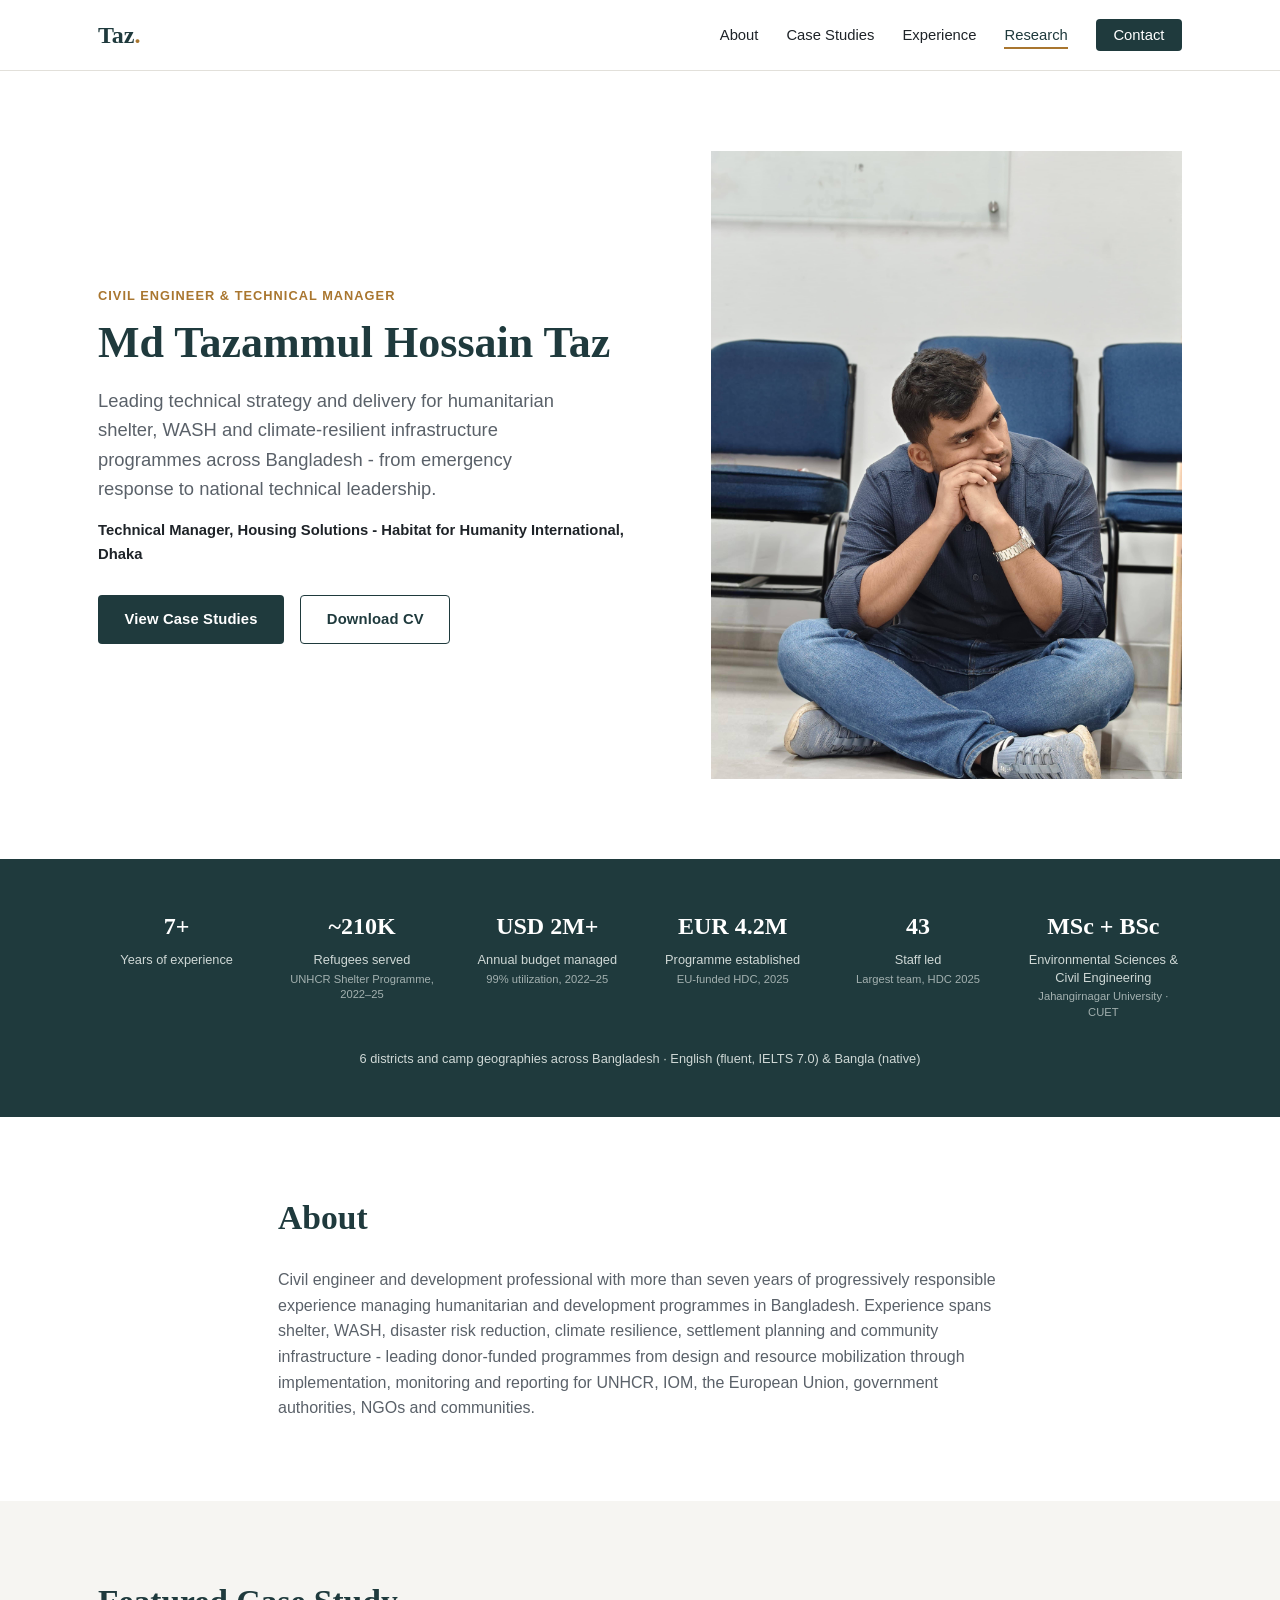
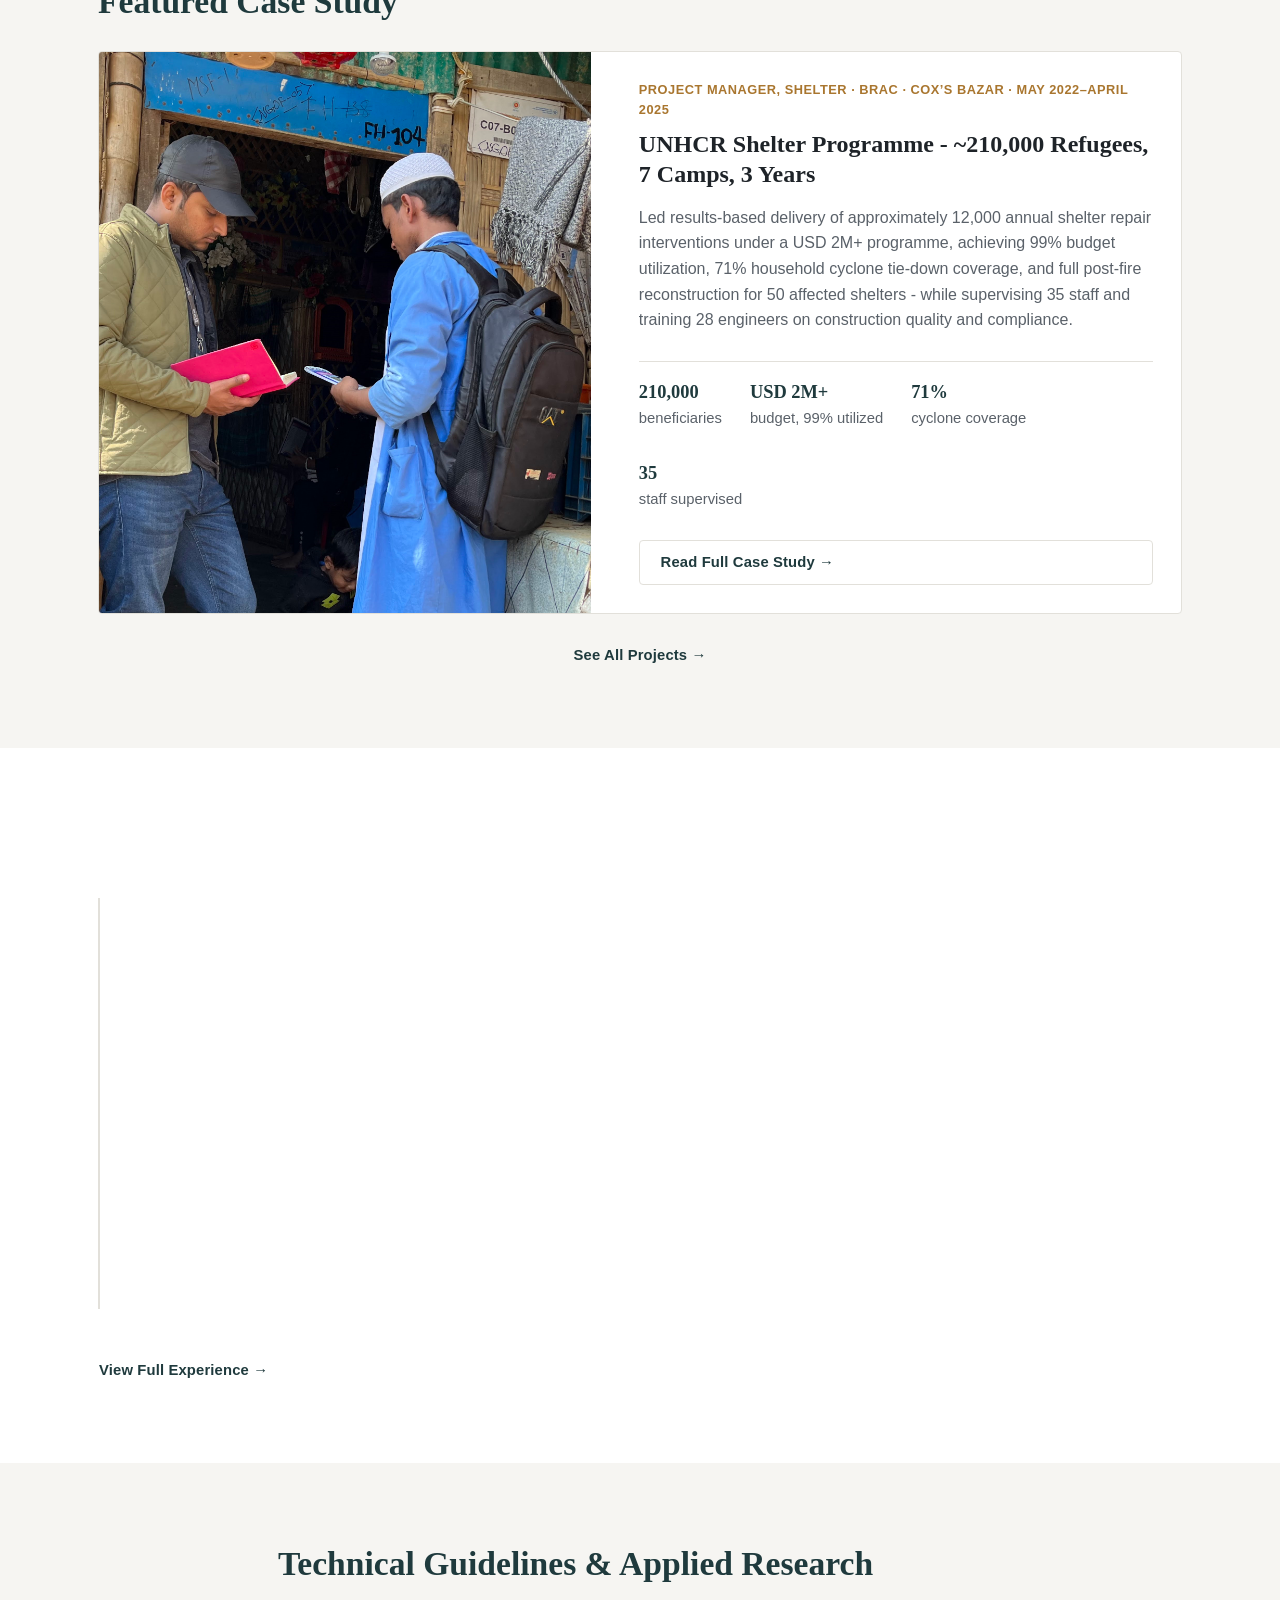
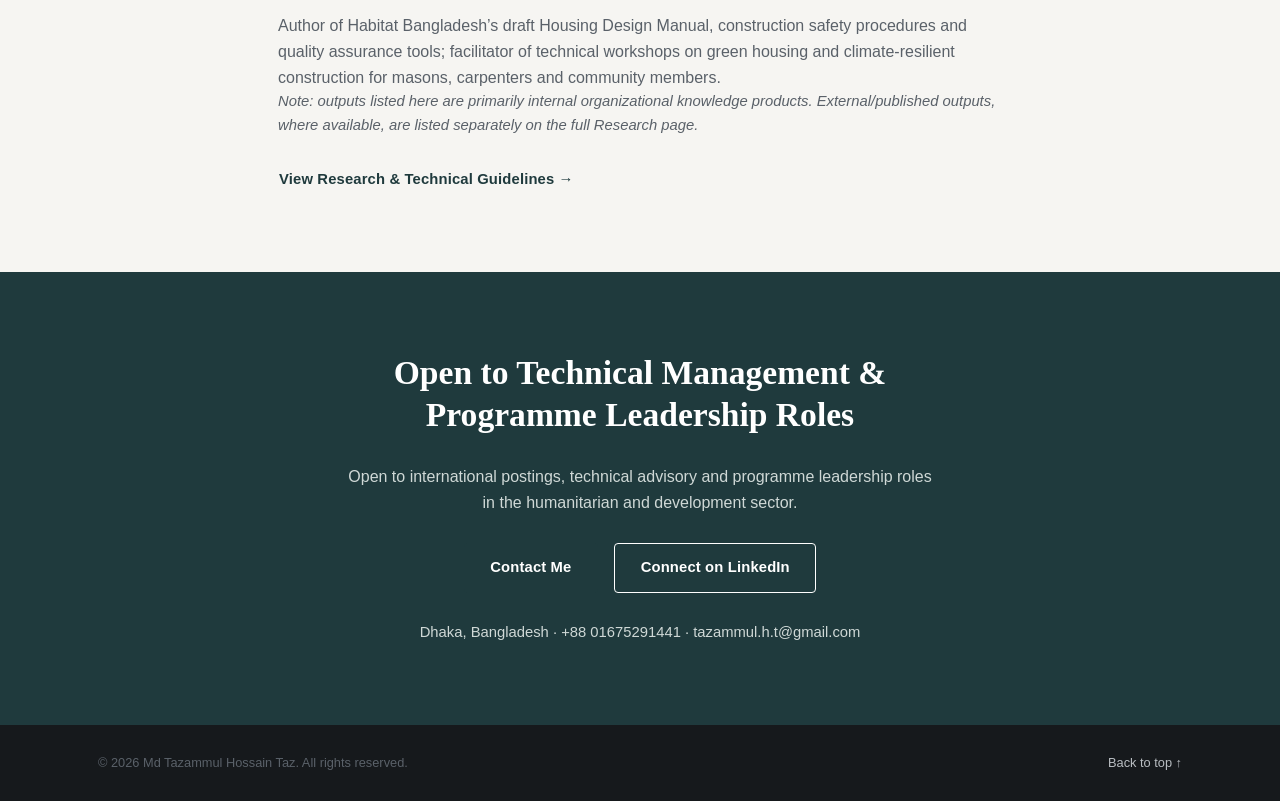
<file: index.html>
<!DOCTYPE html>
<html lang="en">
<head>
  <meta charset="UTF-8">
  <meta name="viewport" content="width=device-width, initial-scale=1.0">
  <title>Md Tazammul Hossain Taz | Civil Engineer &amp; Technical Manager - Humanitarian Shelter &amp; WASH</title>
  <meta name="description" content="Civil engineer and technical manager with 7+ years leading donor-funded shelter, WASH, climate resilience and community infrastructure programmes across Bangladesh.">
  <meta name="author" content="Md Tazammul Hossain Taz">

  <!-- Open Graph / social preview -->
  <meta property="og:title" content="Md Tazammul Hossain Taz | Technical Manager, Humanitarian Shelter &amp; WASH">
  <meta property="og:description" content="7+ years leading donor-funded shelter, WASH and climate resilience programmes across Bangladesh.">
  <meta property="og:type" content="website">

  <link rel="stylesheet" href="style.css">
</head>
<body>

  <!-- ================= HEADER / NAV ================= -->
  <header class="site-header">
    <div class="container header-inner">
      <a href="#top" class="logo">Taz<span>.</span></a>

      <button class="nav-toggle" id="navToggle" aria-label="Toggle navigation menu" aria-expanded="false" aria-controls="primaryNav">
        <span class="nav-toggle-bar"></span>
        <span class="nav-toggle-bar"></span>
        <span class="nav-toggle-bar"></span>
      </button>

      <nav id="primaryNav" class="primary-nav" aria-label="Primary">
        <ul>
          <li><a href="#about">About</a></li>
          <li><a href="#case-studies">Case Studies</a></li>
          <li><a href="#experience">Experience</a></li>
          <li><a href="#research">Research</a></li>
          <li><a href="#contact" class="nav-cta">Contact</a></li>
        </ul>
      </nav>
    </div>
  </header>

  <main id="top">

    <!-- ================= HERO ================= -->
    <section class="hero" id="hero">
      <div class="container hero-inner">
        <div class="hero-text fade-in">
          <p class="eyebrow">Civil Engineer &amp; Technical Manager</p>
          <h1>Md Tazammul Hossain Taz</h1>
          <p class="hero-subhead">
            Leading technical strategy and delivery for humanitarian shelter, WASH and
            climate-resilient infrastructure programmes across Bangladesh - from emergency
            response to national technical leadership.
          </p>
          <p class="hero-role">Technical Manager, Housing Solutions - Habitat for Humanity International, Dhaka</p>

          <div class="hero-ctas">
            <a href="#case-studies" class="btn btn-primary">View Case Studies</a>
            <!-- UPDATE: link this to your actual CV file once uploaded, e.g. href="assets/Taz_CV.pdf" -->
            <a href="documents/cv.pdf" class="btn btn-secondary" download>Download CV</a>
          </div>
        </div>

        <div class="hero-media fade-in">
          <!-- UPDATE: Replace with a real field/site photo (inspection, training, or community engagement).
               Recommended size: 800x1000px, JPG. This is the single highest-impact image on the page. -->
          <img src="images/hero-photo.jpg" alt="Md Tazammul Hossain Taz on-site during a technical field visit">
        </div>
      </div>
    </section>

    <!-- ================= SCALE OF AUTHORITY STRIP ================= -->
    <section class="stats-strip" aria-label="Career scale and scope">
      <div class="container">
        <ul class="stats-grid">
          <li class="fade-in">
            <span class="stat-number">7+</span>
            <span class="stat-label">Years of experience</span>
          </li>
          <li class="fade-in">
            <span class="stat-number">~210K</span>
            <span class="stat-label">Refugees served<br><small>UNHCR Shelter Programme, 2022&ndash;25</small></span>
          </li>
          <li class="fade-in">
            <span class="stat-number">USD 2M+</span>
            <span class="stat-label">Annual budget managed<br><small>99% utilization, 2022&ndash;25</small></span>
          </li>
          <li class="fade-in">
            <span class="stat-number">EUR 4.2M</span>
            <span class="stat-label">Programme established<br><small>EU-funded HDC, 2025</small></span>
          </li>
          <li class="fade-in">
            <span class="stat-number">43</span>
            <span class="stat-label">Staff led<br><small>Largest team, HDC 2025</small></span>
          </li>
          <li class="fade-in">
  <span class="stat-number">MSc + BSc</span>
  <span class="stat-label">Environmental Sciences &amp; Civil Engineering<br><small>Jahangirnagar University &middot; CUET</small></span>
</li>
        </ul>
        <p class="stats-footnote">6 districts and camp geographies across Bangladesh &middot; English (fluent, IELTS 7.0) &amp; Bangla (native)</p>
      </div>
    </section>

    <!-- ================= ABOUT (brief, links to full page in real build) ================= -->
    <section class="about-brief" id="about">
      <div class="container">
        <h2 class="fade-in">About</h2>
        <p class="fade-in">
          Civil engineer and development professional with more than seven years of progressively
          responsible experience managing humanitarian and development programmes in Bangladesh.
          Experience spans shelter, WASH, disaster risk reduction, climate resilience, settlement
          planning and community infrastructure - leading donor-funded programmes from design and
          resource mobilization through implementation, monitoring and reporting for UNHCR, IOM,
          the European Union, government authorities, NGOs and communities.
        </p>
      </div>
    </section>

    <!-- ================= FLAGSHIP CASE STUDY ================= -->
    <section class="case-study-feature" id="case-studies">
      <div class="container">
        <h2 class="fade-in">Featured Case Study</h2>

        <article class="case-card fade-in">
          <div class="case-card-media">
            <!-- UPDATE: Replace with a real photo from the UNHCR Shelter Programme
                 (construction, repair, or camp context). Recommended size: 1000x700px, JPG. -->
            <img src="images/case-study-photo.jpg" alt="Shelter construction under the UNHCR programme, Cox's Bazar" class="case-image">
          </div>

          <div class="case-card-content">
            <p class="case-meta">Project Manager, Shelter &middot; BRAC &middot; Cox&rsquo;s Bazar &middot; May 2022&ndash;April 2025</p>
            <h3>UNHCR Shelter Programme - ~210,000 Refugees, 7 Camps, 3 Years</h3>
            <p>
              Led results-based delivery of approximately 12,000 annual shelter repair interventions
              under a USD 2M+ programme, achieving 99% budget utilization, 71% household cyclone
              tie-down coverage, and full post-fire reconstruction for 50 affected shelters - while
              supervising 35 staff and training 28 engineers on construction quality and compliance.
            </p>

            <ul class="case-metrics">
              <li><strong>210,000</strong> beneficiaries</li>
              <li><strong>USD 2M+</strong> budget, 99% utilized</li>
              <li><strong>71%</strong> cyclone coverage</li>
              <li><strong>35</strong> staff supervised</li>
            </ul>

            <!-- UPDATE: This links to a full case-study page/section once the detailed write-up
                 (Context, Decisions & Trade-offs, Outcomes) is drafted. Currently anchors back to this section. -->
            <a href="#case-studies" class="btn btn-outline">Read Full Case Study &rarr;</a>
          </div>
        </article>

        <div class="case-more">
          <a href="#case-studies" class="btn btn-text">See All Projects &rarr;</a>
        </div>
      </div>
    </section>

    <!-- ================= EXPERIENCE SNAPSHOT ================= -->
    <section class="experience-snapshot" id="experience">
      <div class="container">
        <h2 class="fade-in">Career Trajectory</h2>

        <ol class="timeline">
          <li class="fade-in">
            <span class="timeline-date">2026&ndash;Present</span>
            <span class="timeline-role">Technical Manager, Housing Solutions</span>
            <span class="timeline-org">Habitat for Humanity International, Dhaka</span>
          </li>
          <li class="fade-in">
            <span class="timeline-date">2025</span>
            <span class="timeline-role">Project Manager, Humanitarian-Development Co-existence (HDC)</span>
            <span class="timeline-org">BRAC, Cox&rsquo;s Bazar &middot; EUR 4.2M EU-funded</span>
          </li>
          <li class="fade-in">
            <span class="timeline-date">2022&ndash;2025</span>
            <span class="timeline-role">Project Manager, Shelter</span>
            <span class="timeline-org">BRAC, Cox&rsquo;s Bazar &middot; UNHCR-funded</span>
          </li>
          <li class="fade-in">
            <span class="timeline-date">2019&ndash;2022</span>
            <span class="timeline-role">Senior Sector Specialist, WASH</span>
            <span class="timeline-org">BRAC, Dhaka &middot; 4 districts</span>
          </li>
          <li class="fade-in">
            <span class="timeline-date">2017&ndash;2019</span>
            <span class="timeline-role">Project Engineer, WASH</span>
            <span class="timeline-org">BRAC, Cox&rsquo;s Bazar &middot; IOM/DFAT-funded</span>
          </li>
        </ol>

        <a href="experience.html" class="btn btn-text">View Full Experience &rarr;</a>
      </div>
    </section>

    <!-- ================= RESEARCH / TECHNICAL GUIDELINES TEASER ================= -->
    <section class="research-teaser" id="research">
      <div class="container">
        <h2 class="fade-in">Technical Guidelines &amp; Applied Research</h2>
        <p class="fade-in">
          Author of Habitat Bangladesh&rsquo;s draft Housing Design Manual, construction safety
          procedures and quality assurance tools; facilitator of technical workshops on green
          housing and climate-resilient construction for masons, carpenters and community members.
        </p>
        <p class="research-note fade-in">
          <em>Note: outputs listed here are primarily internal organizational knowledge products.
          External/published outputs, where available, are listed separately on the full Research page.</em>
        </p>
        <a href="#research" class="btn btn-text">View Research &amp; Technical Guidelines &rarr;</a>
      </div>
    </section>

    <!-- ================= CONTACT ================= -->
    <section class="contact-band" id="contact">
      <div class="container contact-inner">
        <h2 class="fade-in">Open to Technical Management &amp; Programme Leadership Roles</h2>
        <!-- UPDATE: Replace with your real availability statement - e.g. relocation, remote consulting,
             or Bangladesh-based UN/INGO roles specifically. One sentence. -->
        <p class="fade-in">Open to international postings, technical advisory and programme leadership roles in the humanitarian and development sector.</p>

        <div class="contact-ctas fade-in">
          <a href="mailto:tazammul.h.t@gmail.com" class="btn btn-primary">Contact Me</a>
          <a href="https://linkedin.com/in/Tazammul" class="btn btn-secondary" target="_blank" rel="noopener noreferrer">Connect on LinkedIn</a>
        </div>

        <p class="contact-details fade-in">
          Dhaka, Bangladesh &middot; +88 01675291441 &middot; tazammul.h.t@gmail.com
        </p>
      </div>
    </section>

  </main>

  <!-- ================= FOOTER ================= -->
  <footer class="site-footer">
    <div class="container footer-inner">
      <p>&copy; <span id="year"></span> Md Tazammul Hossain Taz. All rights reserved.</p>
      <a href="#top" class="back-to-top">Back to top &uarr;</a>
    </div>
  </footer>

  <script src="script.js"></script>
</body>
</html>
</file>
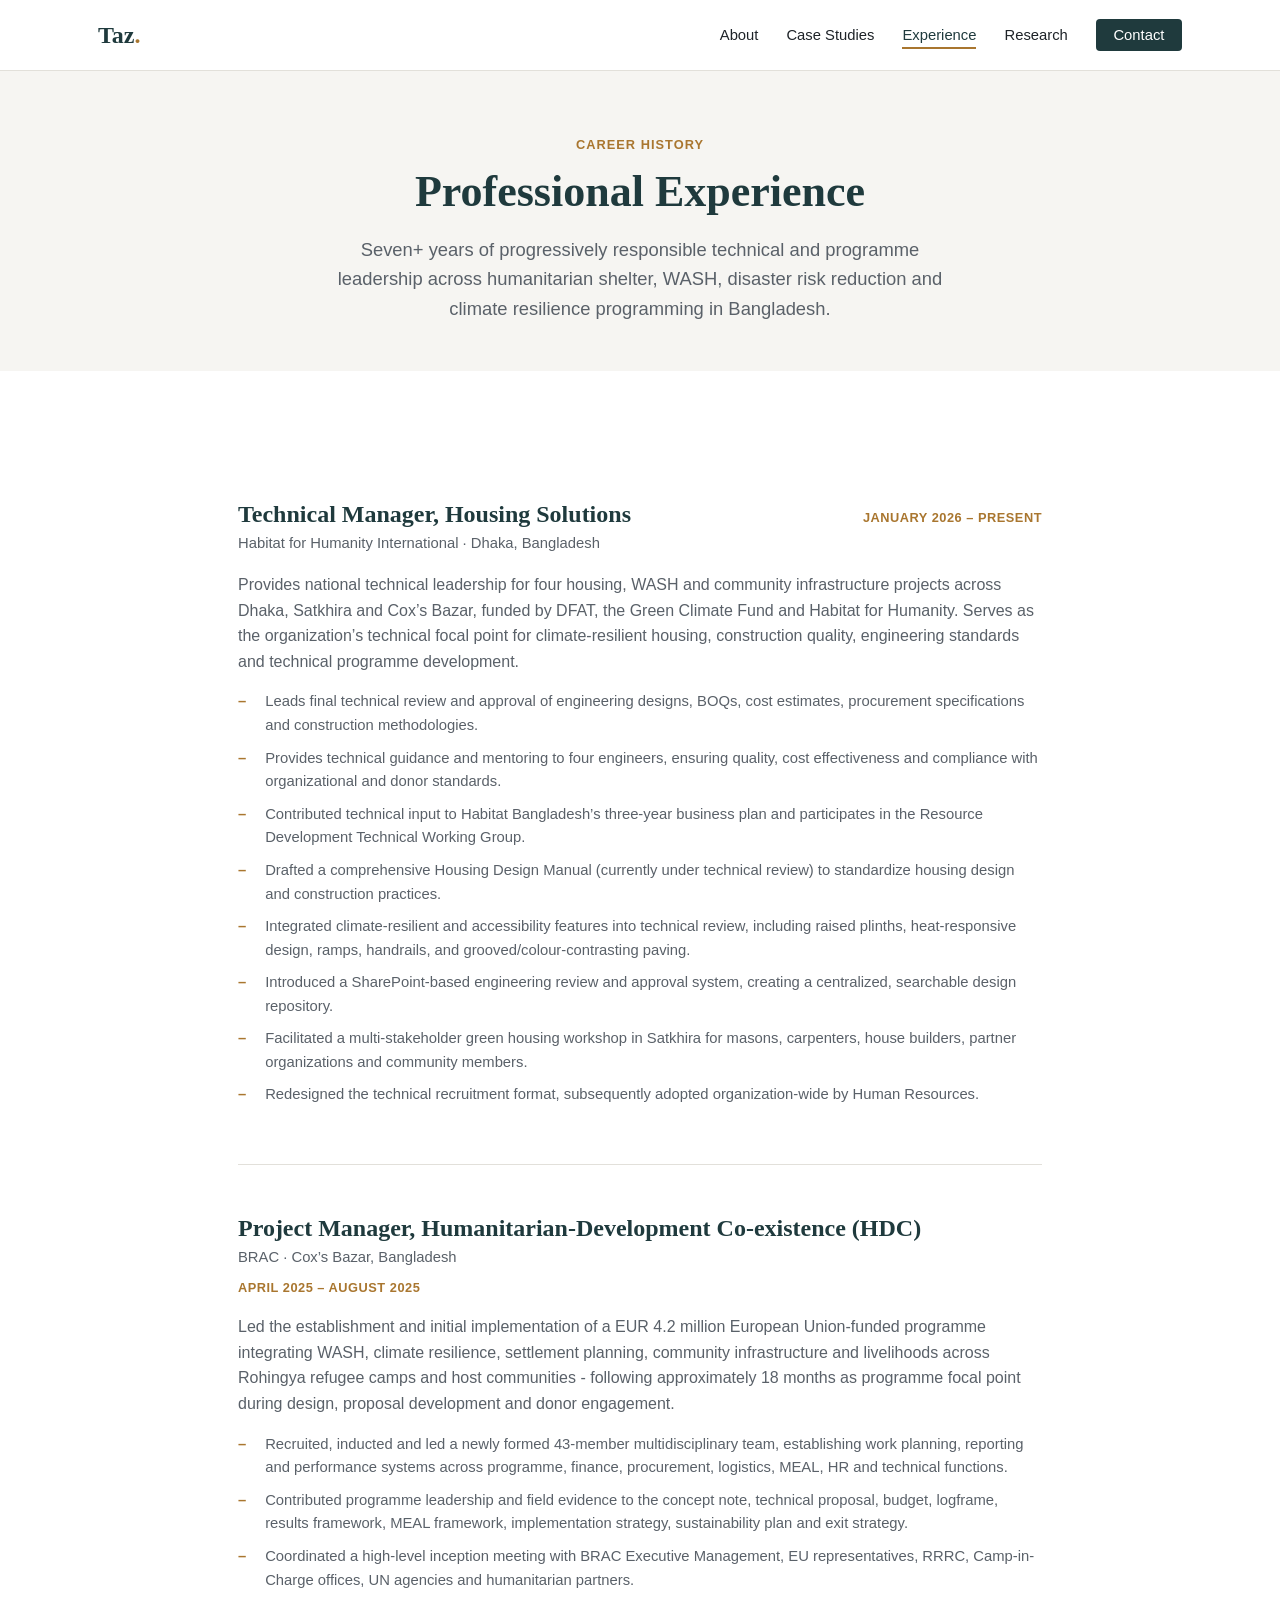
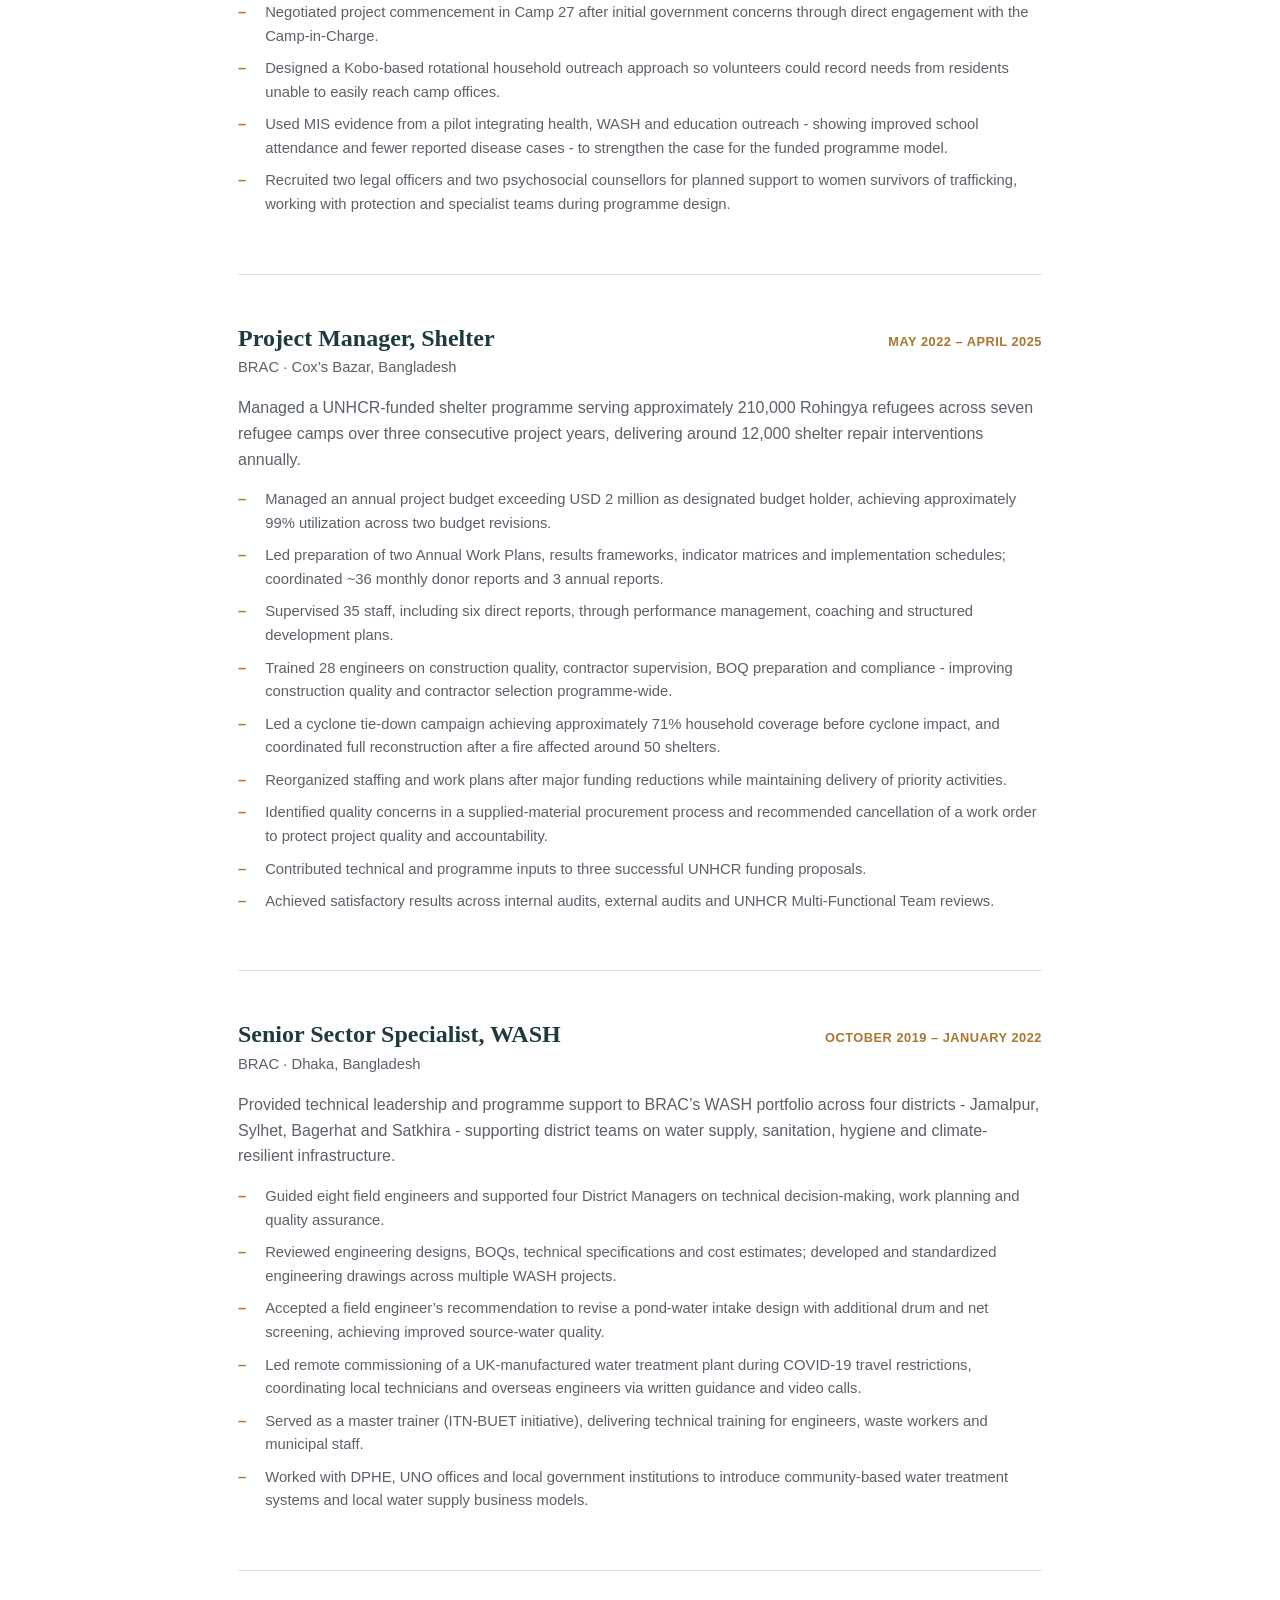
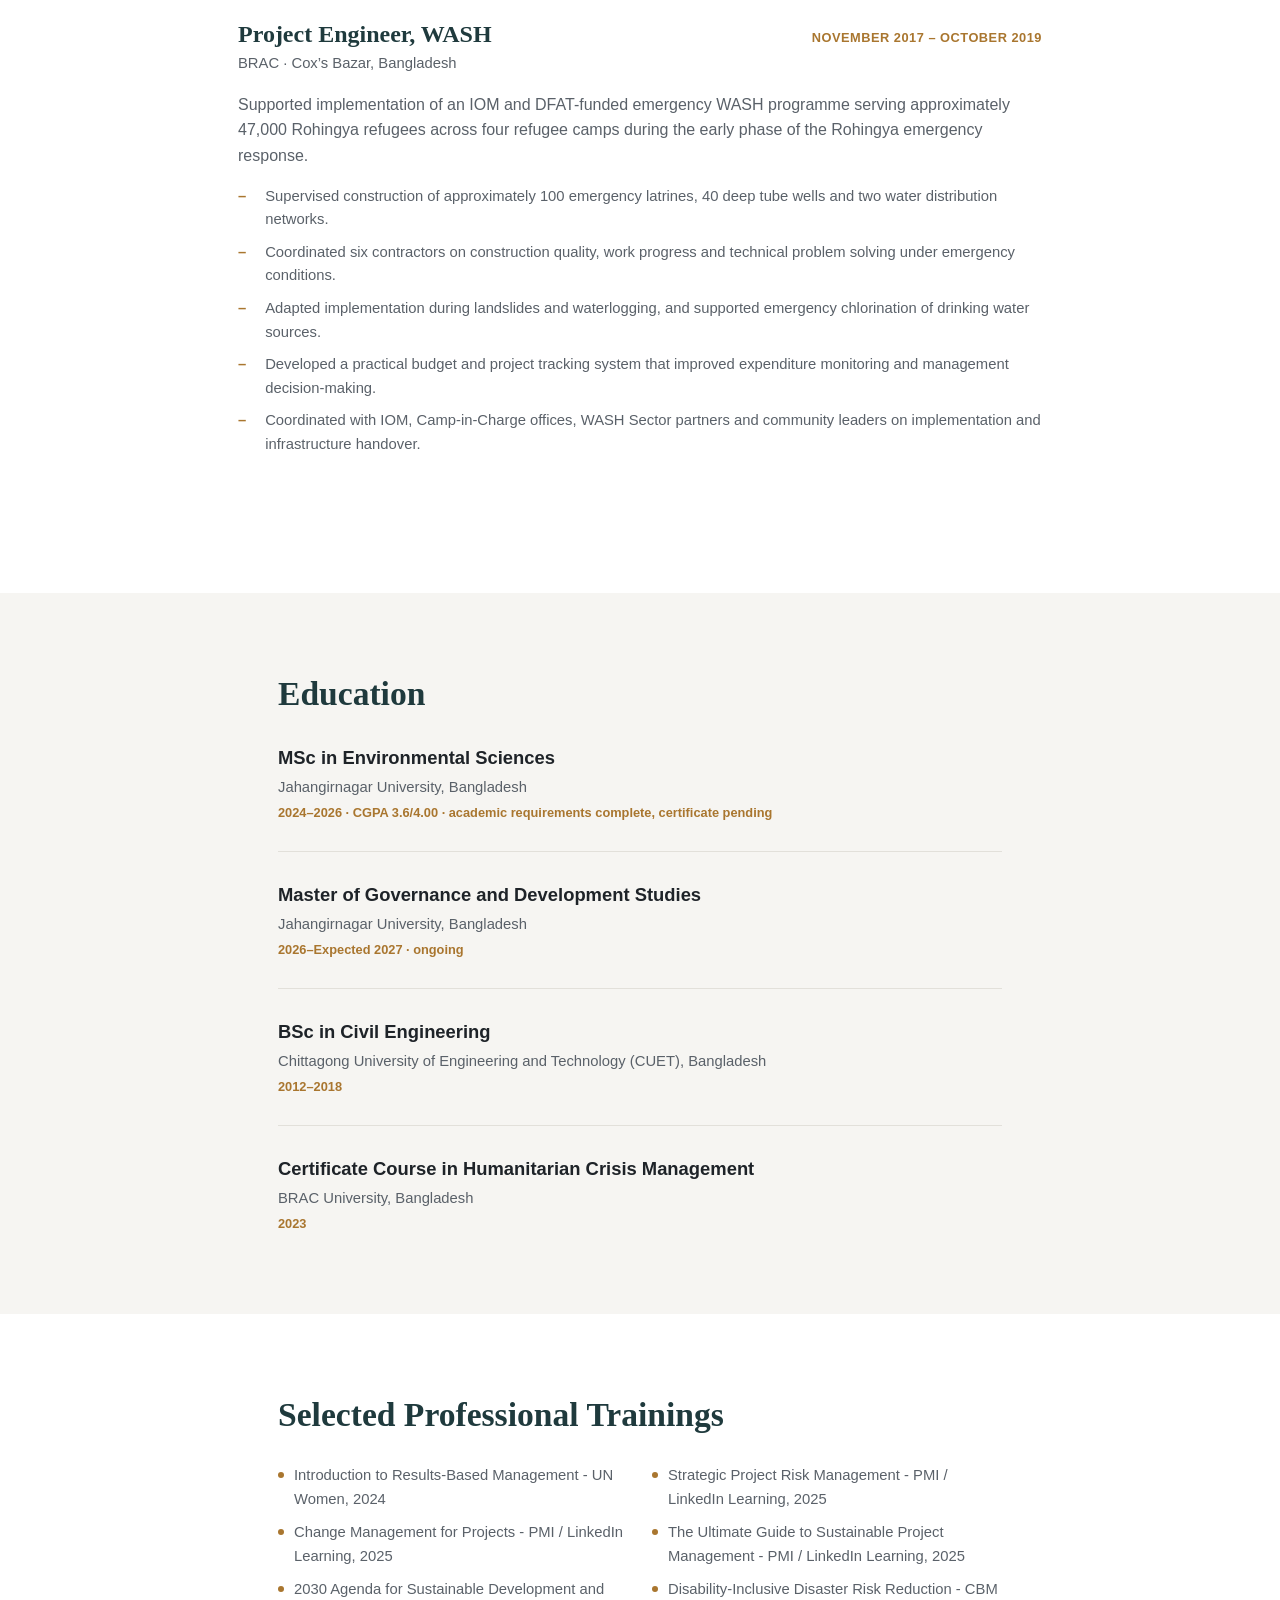
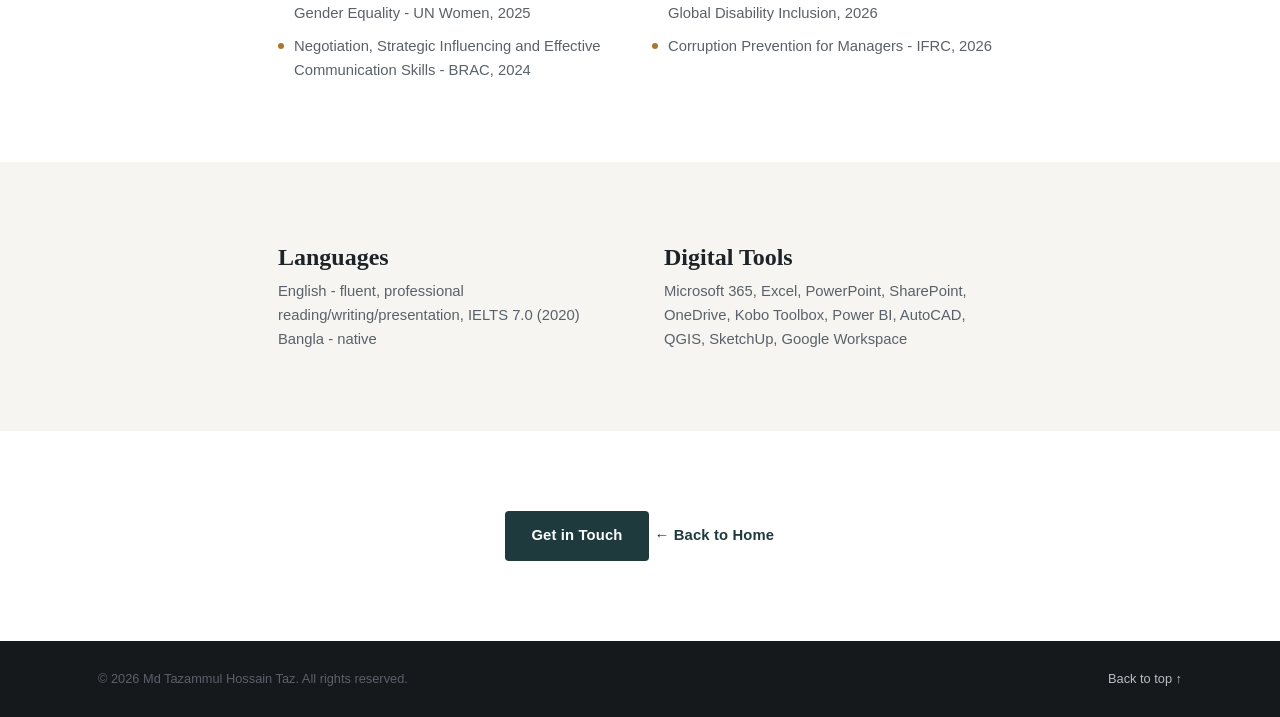
<file: experience.html>
<!DOCTYPE html>
<html lang="en">
<head>
  <meta charset="UTF-8">
  <meta name="viewport" content="width=device-width, initial-scale=1.0">
  <title>Experience | Md Tazammul Hossain Taz</title>
  <meta name="description" content="Full professional experience of Md Tazammul Hossain Taz - Civil Engineer and Technical Manager across humanitarian shelter, WASH and climate resilience programmes in Bangladesh.">
  <meta name="author" content="Md Tazammul Hossain Taz">
  <link rel="stylesheet" href="style.css">
</head>
<body>

  <!-- ================= HEADER / NAV ================= -->
  <header class="site-header">
    <div class="container header-inner">
      <a href="index.html" class="logo">Taz<span>.</span></a>

      <button class="nav-toggle" id="navToggle" aria-label="Toggle navigation menu" aria-expanded="false" aria-controls="primaryNav">
        <span class="nav-toggle-bar"></span>
        <span class="nav-toggle-bar"></span>
        <span class="nav-toggle-bar"></span>
      </button>

      <nav id="primaryNav" class="primary-nav" aria-label="Primary">
        <ul>
          <li><a href="index.html#about">About</a></li>
          <li><a href="index.html#case-studies">Case Studies</a></li>
          <li><a href="experience.html" class="active">Experience</a></li>
          <li><a href="index.html#research">Research</a></li>
          <li><a href="index.html#contact" class="nav-cta">Contact</a></li>
        </ul>
      </nav>
    </div>
  </header>

  <main id="top">

    <!-- ================= PAGE HEADER ================= -->
    <section class="page-header">
      <div class="container">
        <p class="eyebrow fade-in">Career History</p>
        <h1 class="fade-in">Professional Experience</h1>
        <p class="page-header-sub fade-in">
          Seven+ years of progressively responsible technical and programme leadership
          across humanitarian shelter, WASH, disaster risk reduction and climate
          resilience programming in Bangladesh.
        </p>
      </div>
    </section>

    <!-- ================= EXPERIENCE ENTRIES ================= -->
    <section class="experience-full">
      <div class="container">

        <article class="job-entry fade-in">
          <div class="job-entry-header">
            <div>
              <h2>Technical Manager, Housing Solutions</h2>
              <p class="job-org">Habitat for Humanity International &middot; Dhaka, Bangladesh</p>
            </div>
            <span class="job-dates">January 2026 &ndash; Present</span>
          </div>
          <p class="job-summary">
            Provides national technical leadership for four housing, WASH and community
            infrastructure projects across Dhaka, Satkhira and Cox&rsquo;s Bazar, funded by
            DFAT, the Green Climate Fund and Habitat for Humanity. Serves as the
            organization&rsquo;s technical focal point for climate-resilient housing,
            construction quality, engineering standards and technical programme development.
          </p>
          <ul class="job-highlights">
            <li>Leads final technical review and approval of engineering designs, BOQs, cost estimates, procurement specifications and construction methodologies.</li>
            <li>Provides technical guidance and mentoring to four engineers, ensuring quality, cost effectiveness and compliance with organizational and donor standards.</li>
            <li>Contributed technical input to Habitat Bangladesh&rsquo;s three-year business plan and participates in the Resource Development Technical Working Group.</li>
            <li>Drafted a comprehensive Housing Design Manual (currently under technical review) to standardize housing design and construction practices.</li>
            <li>Integrated climate-resilient and accessibility features into technical review, including raised plinths, heat-responsive design, ramps, handrails, and grooved/colour-contrasting paving.</li>
            <li>Introduced a SharePoint-based engineering review and approval system, creating a centralized, searchable design repository.</li>
            <li>Facilitated a multi-stakeholder green housing workshop in Satkhira for masons, carpenters, house builders, partner organizations and community members.</li>
            <li>Redesigned the technical recruitment format, subsequently adopted organization-wide by Human Resources.</li>
          </ul>
        </article>

        <article class="job-entry fade-in">
          <div class="job-entry-header">
            <div>
              <h2>Project Manager, Humanitarian-Development Co-existence (HDC)</h2>
              <p class="job-org">BRAC &middot; Cox&rsquo;s Bazar, Bangladesh</p>
            </div>
            <span class="job-dates">April 2025 &ndash; August 2025</span>
          </div>
          <p class="job-summary">
            Led the establishment and initial implementation of a EUR 4.2 million
            European Union-funded programme integrating WASH, climate resilience,
            settlement planning, community infrastructure and livelihoods across Rohingya
            refugee camps and host communities - following approximately 18 months as
            programme focal point during design, proposal development and donor engagement.
          </p>
          <ul class="job-highlights">
            <li>Recruited, inducted and led a newly formed 43-member multidisciplinary team, establishing work planning, reporting and performance systems across programme, finance, procurement, logistics, MEAL, HR and technical functions.</li>
            <li>Contributed programme leadership and field evidence to the concept note, technical proposal, budget, logframe, results framework, MEAL framework, implementation strategy, sustainability plan and exit strategy.</li>
            <li>Coordinated a high-level inception meeting with BRAC Executive Management, EU representatives, RRRC, Camp-in-Charge offices, UN agencies and humanitarian partners.</li>
            <li>Negotiated project commencement in Camp 27 after initial government concerns through direct engagement with the Camp-in-Charge.</li>
            <li>Designed a Kobo-based rotational household outreach approach so volunteers could record needs from residents unable to easily reach camp offices.</li>
            <li>Used MIS evidence from a pilot integrating health, WASH and education outreach - showing improved school attendance and fewer reported disease cases - to strengthen the case for the funded programme model.</li>
            <li>Recruited two legal officers and two psychosocial counsellors for planned support to women survivors of trafficking, working with protection and specialist teams during programme design.</li>
          </ul>
        </article>

        <article class="job-entry fade-in">
          <div class="job-entry-header">
            <div>
              <h2>Project Manager, Shelter</h2>
              <p class="job-org">BRAC &middot; Cox&rsquo;s Bazar, Bangladesh</p>
            </div>
            <span class="job-dates">May 2022 &ndash; April 2025</span>
          </div>
          <p class="job-summary">
            Managed a UNHCR-funded shelter programme serving approximately 210,000
            Rohingya refugees across seven refugee camps over three consecutive project
            years, delivering around 12,000 shelter repair interventions annually.
          </p>
          <ul class="job-highlights">
            <li>Managed an annual project budget exceeding USD 2 million as designated budget holder, achieving approximately 99% utilization across two budget revisions.</li>
            <li>Led preparation of two Annual Work Plans, results frameworks, indicator matrices and implementation schedules; coordinated ~36 monthly donor reports and 3 annual reports.</li>
            <li>Supervised 35 staff, including six direct reports, through performance management, coaching and structured development plans.</li>
            <li>Trained 28 engineers on construction quality, contractor supervision, BOQ preparation and compliance - improving construction quality and contractor selection programme-wide.</li>
            <li>Led a cyclone tie-down campaign achieving approximately 71% household coverage before cyclone impact, and coordinated full reconstruction after a fire affected around 50 shelters.</li>
            <li>Reorganized staffing and work plans after major funding reductions while maintaining delivery of priority activities.</li>
            <li>Identified quality concerns in a supplied-material procurement process and recommended cancellation of a work order to protect project quality and accountability.</li>
            <li>Contributed technical and programme inputs to three successful UNHCR funding proposals.</li>
            <li>Achieved satisfactory results across internal audits, external audits and UNHCR Multi-Functional Team reviews.</li>
          </ul>
        </article>

        <article class="job-entry fade-in">
          <div class="job-entry-header">
            <div>
              <h2>Senior Sector Specialist, WASH</h2>
              <p class="job-org">BRAC &middot; Dhaka, Bangladesh</p>
            </div>
            <span class="job-dates">October 2019 &ndash; January 2022</span>
          </div>
          <p class="job-summary">
            Provided technical leadership and programme support to BRAC&rsquo;s WASH
            portfolio across four districts - Jamalpur, Sylhet, Bagerhat and Satkhira
            - supporting district teams on water supply, sanitation, hygiene and
            climate-resilient infrastructure.
          </p>
          <ul class="job-highlights">
            <li>Guided eight field engineers and supported four District Managers on technical decision-making, work planning and quality assurance.</li>
            <li>Reviewed engineering designs, BOQs, technical specifications and cost estimates; developed and standardized engineering drawings across multiple WASH projects.</li>
            <li>Accepted a field engineer&rsquo;s recommendation to revise a pond-water intake design with additional drum and net screening, achieving improved source-water quality.</li>
            <li>Led remote commissioning of a UK-manufactured water treatment plant during COVID-19 travel restrictions, coordinating local technicians and overseas engineers via written guidance and video calls.</li>
            <li>Served as a master trainer (ITN-BUET initiative), delivering technical training for engineers, waste workers and municipal staff.</li>
            <li>Worked with DPHE, UNO offices and local government institutions to introduce community-based water treatment systems and local water supply business models.</li>
          </ul>
        </article>

        <article class="job-entry fade-in">
          <div class="job-entry-header">
            <div>
              <h2>Project Engineer, WASH</h2>
              <p class="job-org">BRAC &middot; Cox&rsquo;s Bazar, Bangladesh</p>
            </div>
            <span class="job-dates">November 2017 &ndash; October 2019</span>
          </div>
          <p class="job-summary">
            Supported implementation of an IOM and DFAT-funded emergency WASH programme
            serving approximately 47,000 Rohingya refugees across four refugee camps
            during the early phase of the Rohingya emergency response.
          </p>
          <ul class="job-highlights">
            <li>Supervised construction of approximately 100 emergency latrines, 40 deep tube wells and two water distribution networks.</li>
            <li>Coordinated six contractors on construction quality, work progress and technical problem solving under emergency conditions.</li>
            <li>Adapted implementation during landslides and waterlogging, and supported emergency chlorination of drinking water sources.</li>
            <li>Developed a practical budget and project tracking system that improved expenditure monitoring and management decision-making.</li>
            <li>Coordinated with IOM, Camp-in-Charge offices, WASH Sector partners and community leaders on implementation and infrastructure handover.</li>
          </ul>
        </article>

      </div>
    </section>

    <!-- ================= EDUCATION ================= -->
    <section class="education-section" id="education">
      <div class="container">
        <h2 class="fade-in">Education</h2>
        <ul class="education-list">
          <li class="fade-in">
            <span class="edu-degree">MSc in Environmental Sciences</span>
            <span class="edu-org">Jahangirnagar University, Bangladesh</span>
            <span class="edu-dates">2024&ndash;2026 &middot; CGPA 3.6/4.00 &middot; academic requirements complete, certificate pending</span>
          </li>
          <li class="fade-in">
            <span class="edu-degree">Master of Governance and Development Studies</span>
            <span class="edu-org">Jahangirnagar University, Bangladesh</span>
            <span class="edu-dates">2026&ndash;Expected 2027 &middot; ongoing</span>
          </li>
          <li class="fade-in">
            <span class="edu-degree">BSc in Civil Engineering</span>
            <span class="edu-org">Chittagong University of Engineering and Technology (CUET), Bangladesh</span>
            <span class="edu-dates">2012&ndash;2018</span>
          </li>
          <li class="fade-in">
            <span class="edu-degree">Certificate Course in Humanitarian Crisis Management</span>
            <span class="edu-org">BRAC University, Bangladesh</span>
            <span class="edu-dates">2023</span>
          </li>
        </ul>
      </div>
    </section>

    <!-- ================= TRAININGS ================= -->
    <section class="training-section">
      <div class="container">
        <h2 class="fade-in">Selected Professional Trainings</h2>
        <ul class="training-list fade-in">
          <li>Introduction to Results-Based Management - UN Women, 2024</li>
          <li>Strategic Project Risk Management - PMI / LinkedIn Learning, 2025</li>
          <li>Change Management for Projects - PMI / LinkedIn Learning, 2025</li>
          <li>The Ultimate Guide to Sustainable Project Management - PMI / LinkedIn Learning, 2025</li>
          <li>2030 Agenda for Sustainable Development and Gender Equality - UN Women, 2025</li>
          <li>Disability-Inclusive Disaster Risk Reduction - CBM Global Disability Inclusion, 2026</li>
          <li>Negotiation, Strategic Influencing and Effective Communication Skills - BRAC, 2024</li>
          <li>Corruption Prevention for Managers - IFRC, 2026</li>
        </ul>
      </div>
    </section>

    <!-- ================= LANGUAGES & TOOLS ================= -->
    <section class="tools-section">
      <div class="container tools-grid">
        <div class="fade-in">
          <h3>Languages</h3>
          <p>English - fluent, professional reading/writing/presentation, IELTS 7.0 (2020)<br>
          Bangla - native</p>
        </div>
        <div class="fade-in">
          <h3>Digital Tools</h3>
          <p>Microsoft 365, Excel, PowerPoint, SharePoint, OneDrive, Kobo Toolbox, Power BI, AutoCAD, QGIS, SketchUp, Google Workspace</p>
        </div>
      </div>
    </section>

    <!-- ================= BACK / CTA ================= -->
    <section class="page-footer-cta">
      <div class="container">
        <a href="index.html#contact" class="btn btn-primary">Get in Touch</a>
        <a href="index.html" class="btn btn-text">&larr; Back to Home</a>
      </div>
    </section>

  </main>

  <!-- ================= FOOTER ================= -->
  <footer class="site-footer">
    <div class="container footer-inner">
      <p>&copy; <span id="year"></span> Md Tazammul Hossain Taz. All rights reserved.</p>
      <a href="#top" class="back-to-top">Back to top &uarr;</a>
    </div>
  </footer>

  <script src="script.js"></script>
</body>
</html>
</file>
<file: style.css>
/* =====================================================
   TAZ PORTFOLIO — STYLESHEET
   Organized: Variables -> Reset -> Layout -> Components -> Sections -> Responsive
   ===================================================== */

/* ---------- CSS VARIABLES (single source of truth) ---------- */
:root {
  /* Colors — muted, professional, no saturated gradients */
  --color-bg: #ffffff;
  --color-bg-alt: #f6f5f2;      /* warm off-white for section contrast */
  --color-text: #1e2328;
  --color-text-muted: #5a6169;
  --color-primary: #1f3a3d;     /* deep teal-charcoal — authority, not flashy */
  --color-primary-light: #2f5458;
  --color-accent: #a9762f;      /* muted ochre — used very sparingly */
  --color-border: #e2e0da;
  --color-footer-bg: #16191c;
  --color-footer-text: #b9bec2;

  /* Type scale */
  --font-serif: Georgia, 'Times New Roman', serif;
  --font-sans: -apple-system, BlinkMacSystemFont, 'Segoe UI', Roboto, Helvetica, Arial, sans-serif;

  --fs-xs: 0.8rem;
  --fs-sm: 0.925rem;
  --fs-base: 1rem;
  --fs-md: 1.15rem;
  --fs-lg: 1.5rem;
  --fs-xl: 2.1rem;
  --fs-xxl: 2.75rem;

  /* Spacing */
  --space-xs: 0.5rem;
  --space-sm: 1rem;
  --space-md: 1.75rem;
  --space-lg: 3rem;
  --space-xl: 5rem;

  --radius: 4px;
  --max-width: 1140px;

  --transition: 0.25s ease;
}

/* ---------- RESET ---------- */
* { box-sizing: border-box; margin: 0; padding: 0; }

html { scroll-behavior: smooth; }

body {
  font-family: var(--font-sans);
  color: var(--color-text);
  background: var(--color-bg);
  line-height: 1.6;
  font-size: var(--fs-base);
  -webkit-font-smoothing: antialiased;
}

img { max-width: 100%; display: block; }

a { color: inherit; text-decoration: none; }

ul, ol { list-style: none; }

h1, h2, h3 {
  font-family: var(--font-serif);
  font-weight: 600;
  line-height: 1.25;
  color: var(--color-primary);
}

h2 { font-size: var(--fs-xl); margin-bottom: var(--space-md); }
h3 { font-size: var(--fs-lg); margin-bottom: var(--space-sm); color: var(--color-text); }

p { color: var(--color-text-muted); }

/* ---------- LAYOUT HELPERS ---------- */
.container {
  max-width: var(--max-width);
  margin: 0 auto;
  padding: 0 var(--space-md);
}

section { padding: var(--space-xl) 0; }

/* ---------- BUTTONS ---------- */
.btn {
  display: inline-block;
  padding: 0.75rem 1.6rem;
  border-radius: var(--radius);
  font-size: var(--fs-sm);
  font-weight: 600;
  letter-spacing: 0.01em;
  transition: background var(--transition), color var(--transition), border-color var(--transition), transform var(--transition);
  border: 1.5px solid transparent;
}

.btn-primary {
  background: var(--color-primary);
  color: #fff;
}
.btn-primary:hover { background: var(--color-primary-light); transform: translateY(-1px); }

.btn-secondary {
  background: transparent;
  color: var(--color-primary);
  border-color: var(--color-primary);
}
.btn-secondary:hover { background: var(--color-primary); color: #fff; }

.btn-outline {
  background: transparent;
  color: var(--color-primary);
  border-color: var(--color-border);
  padding: 0.6rem 1.3rem;
}
.btn-outline:hover { border-color: var(--color-primary); }

.btn-text {
  color: var(--color-primary);
  font-weight: 600;
  padding: 0;
  border-bottom: 1.5px solid transparent;
}
.btn-text:hover { border-bottom-color: var(--color-primary); }

/* ---------- HEADER / NAV ---------- */
.site-header {
  position: sticky;
  top: 0;
  z-index: 100;
  background: rgba(255, 255, 255, 0.96);
  backdrop-filter: blur(6px);
  border-bottom: 1px solid var(--color-border);
}

.header-inner {
  display: flex;
  align-items: center;
  justify-content: space-between;
  padding-top: var(--space-sm);
  padding-bottom: var(--space-sm);
}

.logo {
  font-family: var(--font-serif);
  font-size: var(--fs-lg);
  font-weight: 700;
  color: var(--color-primary);
}
.logo span { color: var(--color-accent); }

.primary-nav ul {
  display: flex;
  gap: var(--space-md);
  align-items: center;
}

.primary-nav a {
  font-size: var(--fs-sm);
  font-weight: 500;
  color: var(--color-text);
  transition: color var(--transition);
  position: relative;
}
.primary-nav a:hover,
.primary-nav a:focus-visible { color: var(--color-primary); }

.primary-nav a.nav-cta {
  background: var(--color-primary);
  color: #fff;
  padding: 0.5rem 1.1rem;
  border-radius: var(--radius);
}
.primary-nav a.nav-cta:hover { background: var(--color-primary-light); }

/* Active section highlight (JS toggles this) */
.primary-nav a.active:not(.nav-cta) {
  color: var(--color-primary);
}
.primary-nav a.active:not(.nav-cta)::after {
  content: '';
  position: absolute;
  left: 0; right: 0; bottom: -6px;
  height: 2px;
  background: var(--color-accent);
}

.nav-toggle {
  display: none;
  flex-direction: column;
  gap: 5px;
  background: none;
  border: none;
  cursor: pointer;
  padding: 0.4rem;
}
.nav-toggle-bar {
  width: 24px;
  height: 2px;
  background: var(--color-primary);
  transition: transform var(--transition), opacity var(--transition);
}

/* ---------- HERO ---------- */
.hero { padding-top: var(--space-xl); padding-bottom: var(--space-xl); }

.hero-inner {
  display: grid;
  grid-template-columns: 1.2fr 1fr;
  gap: var(--space-lg);
  align-items: center;
}

.eyebrow {
  text-transform: uppercase;
  letter-spacing: 0.08em;
  font-size: var(--fs-xs);
  color: var(--color-accent);
  font-weight: 700;
  margin-bottom: var(--space-xs);
}

.hero h1 {
  font-size: var(--fs-xxl);
  margin-bottom: var(--space-sm);
}

.hero-subhead {
  font-size: var(--fs-md);
  color: var(--color-text-muted);
  margin-bottom: var(--space-sm);
  max-width: 46ch;
}

.hero-role {
  font-size: var(--fs-sm);
  font-weight: 600;
  color: var(--color-text);
  margin-bottom: var(--space-md);
}

.hero-ctas { display: flex; gap: var(--space-sm); flex-wrap: wrap; }

.hero-image-placeholder,
.case-image-placeholder {
  background: var(--color-bg-alt);
  border: 1.5px dashed var(--color-border);
  display: flex;
  align-items: center;
  justify-content: center;
  text-align: center;
  color: var(--color-text-muted);
  font-size: var(--fs-sm);
  font-style: italic;
  width: 100%;
  height: 100%;
}
.hero-image-placeholder { aspect-ratio: 4 / 5; border-radius: var(--radius); }
.case-image-placeholder { min-height: 320px; }

/* ---------- STATS STRIP ---------- */
.stats-strip {
  background: var(--color-primary);
  color: #fff;
  padding: var(--space-lg) 0;
}

.stats-grid {
  display: grid;
  grid-template-columns: repeat(6, 1fr);
  gap: var(--space-md);
  text-align: center;
}

.stat-number {
  display: block;
  font-family: var(--font-serif);
  font-size: var(--fs-lg);
  font-weight: 700;
  color: #fff;
}

.stat-label {
  display: block;
  font-size: var(--fs-xs);
  color: #cfd8d6;
  margin-top: 0.35rem;
  line-height: 1.4;
}

.stat-label small { display: block; opacity: 0.75; font-size: 0.7rem; margin-top: 0.15rem; }

.stats-footnote {
  text-align: center;
  margin-top: var(--space-md);
  font-size: var(--fs-xs);
  color: #cfd8d6;
}

/* ---------- ABOUT BRIEF ---------- */
.about-brief { background: var(--color-bg); }
.about-brief .container { max-width: 780px; }

/* ---------- CASE STUDY FEATURE ---------- */
.case-study-feature { background: var(--color-bg-alt); }

.case-card {
  display: grid;
  grid-template-columns: 1fr 1.2fr;
  align-items: stretch;
  gap: 0;
  background: #fff;
  border: 1px solid var(--color-border);
  border-radius: var(--radius);
  overflow: hidden;
}

.case-card-media {
  min-height: 320px;
  height: 100%;
}

.case-card-content {
  padding: var(--space-md) var(--space-md) var(--space-md) var(--space-lg);
  display: flex;
  flex-direction: column;
  justify-content: center;
}

.case-meta {
  font-size: var(--fs-xs);
  text-transform: uppercase;
  letter-spacing: 0.04em;
  color: var(--color-accent);
  font-weight: 700;
  margin-bottom: var(--space-xs);
}

.case-card h3 { margin-bottom: var(--space-sm); }

.case-metrics {
  display: flex;
  flex-wrap: wrap;
  gap: var(--space-md);
  margin: var(--space-md) 0;
  padding-top: var(--space-sm);
  border-top: 1px solid var(--color-border);
}
.case-metrics li { font-size: var(--fs-sm); color: var(--color-text-muted); }
.case-metrics strong { display: block; font-size: var(--fs-md); color: var(--color-primary); font-family: var(--font-serif); }

.case-more { margin-top: var(--space-md); text-align: center; }

/* ---------- EXPERIENCE TIMELINE ---------- */
.timeline {
  border-left: 2px solid var(--color-border);
  margin: var(--space-md) 0 var(--space-lg);
  padding-left: var(--space-md);
}

.timeline li {
  position: relative;
  padding-bottom: var(--space-md);
  display: flex;
  flex-wrap: wrap;
  gap: 0.3rem 0.75rem;
  align-items: baseline;
}

.timeline li::before {
  content: '';
  position: absolute;
  left: calc(var(--space-md) * -1 - 5px);
  top: 6px;
  width: 9px;
  height: 9px;
  border-radius: 50%;
  background: var(--color-accent);
}

.timeline-date {
  font-size: var(--fs-xs);
  font-weight: 700;
  color: var(--color-accent);
  min-width: 110px;
}

.timeline-role { font-weight: 600; color: var(--color-text); }

.timeline-org { font-size: var(--fs-sm); color: var(--color-text-muted); width: 100%; margin-left: 110px; }

/* ---------- RESEARCH TEASER ---------- */
.research-teaser { background: var(--color-bg-alt); }
.research-teaser .container { max-width: 780px; }
.research-note { font-size: var(--fs-sm); margin-bottom: var(--space-md); }

/* ---------- CONTACT ---------- */
.contact-band {
  background: var(--color-primary);
  color: #fff;
  text-align: center;
}
.contact-band h2 { color: #fff; }
.contact-band p { color: #cfd8d6; }

.contact-inner { max-width: 640px; }

.contact-ctas {
  display: flex;
  gap: var(--space-sm);
  justify-content: center;
  flex-wrap: wrap;
  margin: var(--space-md) 0;
}

.contact-band .btn-secondary { color: #fff; border-color: #fff; }
.contact-band .btn-secondary:hover { background: #fff; color: var(--color-primary); }

.contact-details { font-size: var(--fs-sm); margin-top: var(--space-sm); }

/* ---------- EXPERIENCE PAGE: PAGE HEADER ---------- */
.page-header {
  background: var(--color-bg-alt);
  padding-top: calc(var(--space-xl) * 0.8);
  padding-bottom: var(--space-lg);
  text-align: center;
}
.page-header h1 { font-size: var(--fs-xxl); margin-bottom: var(--space-sm); }
.page-header-sub {
  max-width: 60ch;
  margin: 0 auto;
  font-size: var(--fs-md);
}

/* ---------- EXPERIENCE PAGE: JOB ENTRIES ---------- */
.experience-full .container { max-width: 860px; }

.job-entry {
  padding: var(--space-lg) 0;
  border-bottom: 1px solid var(--color-border);
}
.job-entry:last-child { border-bottom: none; }

.job-entry-header {
  display: flex;
  justify-content: space-between;
  align-items: baseline;
  flex-wrap: wrap;
  gap: var(--space-xs) var(--space-md);
  margin-bottom: var(--space-sm);
}

.job-entry-header h2 { font-size: var(--fs-lg); margin-bottom: 0.2rem; }

.job-org {
  font-size: var(--fs-sm);
  color: var(--color-text-muted);
  font-weight: 500;
}

.job-dates {
  font-size: var(--fs-xs);
  font-weight: 700;
  text-transform: uppercase;
  letter-spacing: 0.04em;
  color: var(--color-accent);
  white-space: nowrap;
}

.job-summary { margin-bottom: var(--space-sm); }

.job-highlights { padding-left: 1.1rem; }
.job-highlights li {
  position: relative;
  padding-left: 0.6rem;
  margin-bottom: 0.55rem;
  font-size: var(--fs-sm);
  color: var(--color-text-muted);
  list-style: none;
}
.job-highlights li::before {
  content: '\2013';
  position: absolute;
  left: -1.1rem;
  color: var(--color-accent);
  font-weight: 700;
}

/* ---------- EXPERIENCE PAGE: EDUCATION ---------- */
.education-section { background: var(--color-bg-alt); }
.education-section .container { max-width: 780px; }

.education-list { display: flex; flex-direction: column; gap: var(--space-md); }

.education-list li {
  display: flex;
  flex-direction: column;
  gap: 0.2rem;
  padding-bottom: var(--space-md);
  border-bottom: 1px solid var(--color-border);
}
.education-list li:last-child { border-bottom: none; padding-bottom: 0; }

.edu-degree { font-weight: 700; color: var(--color-text); font-size: var(--fs-md); }
.edu-org { font-size: var(--fs-sm); color: var(--color-text-muted); }
.edu-dates { font-size: var(--fs-xs); color: var(--color-accent); font-weight: 600; }

/* ---------- EXPERIENCE PAGE: TRAININGS ---------- */
.training-section .container { max-width: 780px; }

.training-list {
  display: grid;
  grid-template-columns: repeat(2, 1fr);
  gap: 0.6rem 1.5rem;
}
.training-list li {
  font-size: var(--fs-sm);
  color: var(--color-text-muted);
  padding-left: 1rem;
  position: relative;
}
.training-list li::before {
  content: '';
  position: absolute;
  left: 0;
  top: 0.55em;
  width: 6px;
  height: 6px;
  border-radius: 50%;
  background: var(--color-accent);
}

/* ---------- EXPERIENCE PAGE: LANGUAGES & TOOLS ---------- */
.tools-section { background: var(--color-bg-alt); }
.tools-grid {
  display: grid;
  grid-template-columns: 1fr 1fr;
  gap: var(--space-lg);
  max-width: 780px;
}
.tools-grid h3 { margin-bottom: var(--space-xs); }
.tools-grid p { font-size: var(--fs-sm); }

/* ---------- EXPERIENCE PAGE: FOOTER CTA ---------- */
.page-footer-cta {
  text-align: center;
  display: flex;
  gap: var(--space-md);
  justify-content: center;
  align-items: center;
  flex-wrap: wrap;
}

/* ---------- FOOTER ---------- */
.site-footer {
  background: var(--color-footer-bg);
  color: var(--color-footer-text);
  padding: var(--space-md) 0;
}

.footer-inner {
  display: flex;
  justify-content: space-between;
  align-items: center;
  font-size: var(--fs-xs);
  flex-wrap: wrap;
  gap: var(--space-xs);
}

.back-to-top { color: var(--color-footer-text); transition: color var(--transition); }
.back-to-top:hover { color: #fff; }

/* ---------- ANIMATIONS ---------- */
.fade-in {
  opacity: 0;
  transform: translateY(14px);
  transition: opacity 0.6s ease, transform 0.6s ease;
}
.fade-in.is-visible {
  opacity: 1;
  transform: translateY(0);
}

@media (prefers-reduced-motion: reduce) {
  html { scroll-behavior: auto; }
  .fade-in { opacity: 1; transform: none; transition: none; }
}

.hero-media img,
.case-card-media img {
  width: 100%;
  height: 100%;
  object-fit: cover;
}

/* ---------- RESPONSIVE ---------- */
@media (max-width: 900px) {
  .stats-grid { grid-template-columns: repeat(3, 1fr); }
  .case-card { grid-template-columns: 1fr; }
  .case-card-media { min-height: 220px; }
  .case-image-placeholder { min-height: 220px; }
  .case-card-content { padding: var(--space-md); }
}

@media (max-width: 720px) {
  :root {
    --fs-xxl: 2rem;
    --fs-xl: 1.6rem;
    --space-xl: 3rem;

  }
.timeline-org { margin-left: 0; }
.job-entry-header { flex-direction: column; align-items: flex-start; }
.training-list { grid-template-columns: 1fr; }
.tools-grid { grid-template-columns: 1fr; gap: var(--space-md); }
.page-footer-cta { flex-direction: column; }
  .nav-toggle { display: flex; }

  .primary-nav {
    position: absolute;
    top: 100%;
    left: 0;
    right: 0;
    background: #fff;
    border-bottom: 1px solid var(--color-border);
    max-height: 0;
    overflow: hidden;
    transition: max-height var(--transition);
  }
  .primary-nav.is-open { max-height: 320px; }

  .primary-nav ul {
    flex-direction: column;
    align-items: flex-start;
    padding: var(--space-sm) var(--space-md) var(--space-md);
    gap: var(--space-sm);
  }

  .primary-nav a.nav-cta { display: inline-block; }

  .hero-inner { grid-template-columns: 1fr; }
  .hero-media { order: -1; }

  .stats-grid { grid-template-columns: repeat(2, 1fr); }

  .timeline-org { margin-left: 0; }

  .footer-inner { flex-direction: column; text-align: center; }
}
</file>
